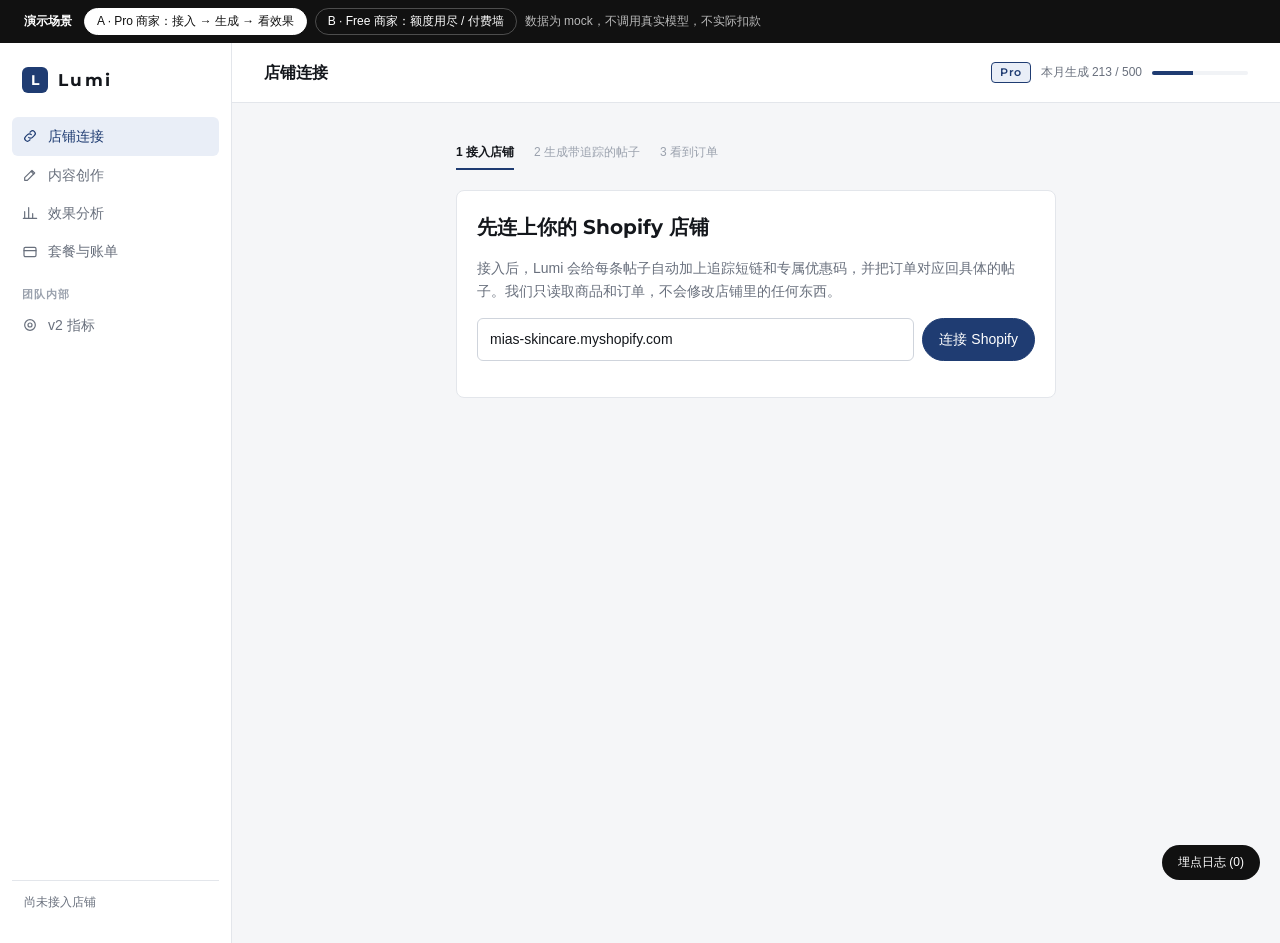
<file: prototype/index.html>
<!doctype html>
<html lang="zh-CN">
<head>
<meta charset="utf-8">
<meta name="viewport" content="width=device-width, initial-scale=1">
<title>Lumi v2 原型</title>
<link rel="preconnect" href="https://fonts.googleapis.com">
<link rel="stylesheet" href="https://fonts.googleapis.com/css2?family=Montserrat:wght@500;600;700;800&display=swap">
<style>
/* Lumi 界面样式：黑白灰为底，PressLogic 深海军蓝为主色，绿色只用于“已归因 / 成功”状态。 */
:root{
  --bg:#f5f6f8; --surface:#ffffff; --surface-2:#f1f3f6; --border:#e3e6eb; --border-strong:#cfd4dc;
  --text:#14171c; --muted:#69707d; --faint:#9aa1ad;
  --primary:#1f3c72; --primary-hover:#172f5c; --primary-soft:#e9eef7;
  --good:#0b8a55; --good-soft:#e7f6ee; --warn:#a15c07; --warn-soft:#fdf3e3; --danger:#b42318;
  --accent:var(--primary); --accent-soft:var(--primary-soft);
  --radius:8px; --head:"Montserrat","PingFang SC","Helvetica Neue",sans-serif;
}
@media (prefers-color-scheme: dark){
  :root:not([data-theme="light"]){
    --bg:#0f1115; --surface:#171a20; --surface-2:#1f232b; --border:#2a2f38; --border-strong:#3a404b;
    --text:#e8eaee; --muted:#9aa1ad; --faint:#6b7280;
    --primary:#8fb0ec; --primary-hover:#a9c2f1; --primary-soft:#1c2840;
    --good:#4cc88f; --good-soft:#15291f; --warn:#e3a94a; --warn-soft:#2c2414;
  }
}
*{box-sizing:border-box}
body{margin:0;background:var(--bg);color:var(--text);font:14px/1.6 -apple-system,BlinkMacSystemFont,"PingFang SC","Helvetica Neue","Microsoft YaHei",sans-serif;-webkit-font-smoothing:antialiased}
button{font:inherit;cursor:pointer}
button:disabled{cursor:default;opacity:.55}
a{color:var(--primary);text-decoration:none}
a:hover{text-decoration:underline}
code{font-family:"SF Mono",ui-monospace,Menlo,monospace;font-size:12px}
.hidden{display:none!important}
.muted{color:var(--muted)}
.hint{font-size:12px;color:var(--muted);margin-top:8px}
.eyebrow{font:600 11px/1.4 var(--head);letter-spacing:.08em;text-transform:uppercase;color:var(--primary)}
.icon{width:16px;height:16px;flex:none;stroke:currentColor;fill:none;stroke-width:1.8;stroke-linecap:round;stroke-linejoin:round}

/* 演示切换条（仅原型） */
.demo-bar{display:flex;gap:8px;align-items:center;flex-wrap:wrap;padding:8px 24px;background:#111;color:#fff;font-size:12px}
.demo-bar b{margin-right:4px;font-weight:600}
.demo-bar button{border:1px solid rgba(255,255,255,.25);background:transparent;color:inherit;border-radius:999px;padding:3px 12px}
.demo-bar button.on{background:#fff;border-color:#fff;color:#111}

/* 布局 */
.app{display:grid;grid-template-columns:232px 1fr;min-height:100vh}
.side{background:var(--surface);border-right:1px solid var(--border);padding:20px 12px;display:flex;flex-direction:column;gap:2px}
.logo{display:flex;align-items:center;gap:10px;font:700 17px/1 var(--head);letter-spacing:.14em;padding:4px 10px 22px}
.logo i{width:26px;height:26px;border-radius:6px;background:var(--primary);display:inline-flex;align-items:center;justify-content:center;font-style:normal}
.logo i:after{content:"L";color:#fff;font:700 14px/1 var(--head);letter-spacing:0}
.nav a{display:flex;align-items:center;gap:10px;padding:8px 10px;border-radius:6px;color:var(--muted);font-weight:500}
.nav a:hover{background:var(--surface-2);color:var(--text);text-decoration:none}
.nav a.on{background:var(--primary-soft);color:var(--primary)}
.nav .sep{margin:18px 10px 6px;font:600 11px/1 var(--head);letter-spacing:.08em;text-transform:uppercase;color:var(--faint)}
.side .store{margin-top:auto;padding:12px;border-top:1px solid var(--border);font-size:12px;color:var(--muted);line-height:1.5}
.main{display:flex;flex-direction:column;min-width:0}
.top{display:flex;justify-content:space-between;align-items:center;gap:16px;padding:0 32px;height:60px;border-bottom:1px solid var(--border);background:var(--surface)}
.top h1{font:600 16px/1 var(--head);margin:0}
.top-actions{display:flex;gap:12px;align-items:center}
.quota{display:flex;align-items:center;gap:10px;font-size:12px;color:var(--muted)}
.meter{width:96px;height:4px;border-radius:2px;background:var(--surface-2);overflow:hidden}
.meter span{display:block;height:100%;background:var(--primary)}
.badge{font:600 11px/1 var(--head);letter-spacing:.04em;padding:4px 8px;border-radius:4px;border:1px solid var(--border-strong);color:var(--muted)}
.badge.pro{border-color:var(--primary);color:var(--primary);background:var(--primary-soft)}
.view{padding:28px 32px;max-width:1160px;width:100%}

/* 基础组件 */
.card{background:var(--surface);border:1px solid var(--border);border-radius:var(--radius);padding:20px}
.card h2,.card h3{font-family:var(--head)}
.btn{display:inline-flex;align-items:center;justify-content:center;gap:6px;border:1px solid var(--border-strong);background:var(--surface);color:var(--text);border-radius:999px;padding:8px 16px;font-weight:500}
.btn:hover{border-color:var(--text);text-decoration:none}
.btn.primary{background:var(--primary);border-color:var(--primary);color:#fff}
.btn.primary:hover{background:var(--primary-hover);border-color:var(--primary-hover)}
.btn.sm{padding:5px 12px;font-size:12px}
.pill{font-size:11px;padding:2px 8px;border-radius:4px;background:var(--surface-2);color:var(--muted);white-space:nowrap}
.pill.good{background:var(--good-soft);color:var(--good)}
.field{display:flex;gap:8px;margin:16px 0}
.field input,.composer input,.auth input{flex:1;min-width:0;padding:9px 12px;border-radius:6px;border:1px solid var(--border-strong);background:var(--surface);color:var(--text);font:inherit}
.field input:focus,.composer input:focus,.auth input:focus{outline:2px solid var(--primary-soft);border-color:var(--primary)}

/* 接入店铺 */
.steps{display:flex;gap:20px;margin-bottom:20px;flex-wrap:wrap;font-size:12px;color:var(--faint)}
.steps span{padding-bottom:6px;border-bottom:2px solid transparent}
.steps span.on{color:var(--text);border-color:var(--primary);font-weight:600}
.connect{max-width:600px;margin:12px auto}
.connect h2{margin:0 0 6px;font-size:20px}
.progress-list{list-style:none;padding:0;margin:12px 0 0;font-size:13px}
.progress-list li{padding:6px 0;color:var(--muted);border-bottom:1px solid var(--border)}
.progress-list li:last-child{border:0}
.progress-list li.done{color:var(--text)}
.progress-list li.done:before{content:"✓  ";color:var(--good);font-weight:700}
.progress-list li.doing:before{content:"…  "}

/* 对话 */
.chat{display:grid;grid-template-columns:1fr 280px;gap:20px}
.chat-box{display:flex;flex-direction:column;height:calc(100vh - 116px);min-height:500px;padding:0;overflow:hidden}
.msgs{flex:1;overflow:auto;padding:24px;display:flex;flex-direction:column;gap:18px}
.msg{max-width:84%}
.msg.user{align-self:flex-end;background:var(--primary);color:#fff;padding:9px 14px;border-radius:12px 12px 2px 12px}
.msg.ai{align-self:flex-start;display:flex;flex-direction:column;gap:10px;max-width:88%;padding-left:36px;position:relative}
.msg.ai:before{content:"L";position:absolute;left:0;top:0;width:24px;height:24px;border-radius:6px;background:var(--primary);color:#fff;font:700 12px/24px var(--head);text-align:center}
.msg.ai .bubble{padding:1px 0}
.msg.ai .bubble p{margin:0 0 6px}.msg.ai .bubble p:last-child{margin:0}
.bubble.err{background:var(--warn-soft)!important;color:var(--warn);padding:8px 12px!important;border-radius:6px}
.typing:after{content:"▍";animation:blink 1s steps(1) infinite;color:var(--faint)}
@keyframes blink{50%{opacity:0}}
.tools{display:flex;flex-direction:column;gap:0;font-size:12px;border-left:2px solid var(--border);padding-left:12px}
.tool{color:var(--muted);padding:3px 0}
.tool:before{display:inline-block;width:16px;color:var(--faint)}
.tool.run:before{content:"○"}
.tool.done:before{content:"✓";color:var(--good)}
.tool .args{font-family:"SF Mono",ui-monospace,Menlo,monospace;font-size:11px;color:var(--faint)}
.tool .sum{color:var(--text)}
.composer{display:flex;gap:8px;padding:12px 16px;border-top:1px solid var(--border)}
.chips{display:flex;gap:8px;flex-wrap:wrap;padding:0 16px 12px}
.chip{border:1px solid var(--border);background:var(--surface);color:var(--muted);border-radius:999px;padding:4px 12px;font-size:12px}
.chip:hover{border-color:var(--primary);color:var(--primary)}
.aside h3{margin:0 0 10px;font:600 13px/1.4 var(--head)}
.product{display:flex;gap:10px;align-items:center;padding:8px 0;border-bottom:1px solid var(--border);font-size:13px}
.product:last-child{border:0}
.product i{width:34px;height:34px;border-radius:6px;flex:none;background:var(--surface-2)!important;border:1px solid var(--border)}
.mini-table{width:100%;border-collapse:collapse;font-size:12px;margin-top:8px}
.mini-table td,.mini-table th{padding:6px 8px;text-align:left;border-bottom:1px solid var(--border)}
.mini-table th{color:var(--muted);font-weight:500}

/* 帖子卡片：仿社媒帖子预览 */
.post-card{border:1px solid var(--border);border-radius:var(--radius);overflow:hidden;background:var(--surface);width:100%;max-width:440px}
.post-img{height:200px;background:var(--surface-2);display:flex;flex-direction:column;justify-content:flex-end;padding:16px;color:var(--text);font:600 16px/1.35 var(--head);border-bottom:1px solid var(--border)}
.post-img:before{content:"图片素材";font:500 11px/1 -apple-system,"PingFang SC",sans-serif;color:var(--faint);margin-bottom:auto}
.post-body{padding:12px 16px}
.post-body p{margin:0 0 8px;white-space:pre-line}
.tags{color:var(--primary);font-size:13px}
.track{margin:0 16px 12px;padding:10px 12px;border-radius:6px;background:var(--good-soft);color:var(--text);font-size:12px;line-height:1.7}
.track code{font-weight:600}
.track.locked{background:var(--surface-2);color:var(--muted)}
.post-actions{display:flex;gap:8px;padding:12px 16px;border-top:1px solid var(--border);flex-wrap:wrap}

/* 效果面板 */
.hero{display:flex;justify-content:space-between;align-items:flex-end;gap:16px;flex-wrap:wrap}
.hero .big{font:700 34px/1.15 var(--head);margin-top:6px}
.kpis{display:grid;grid-template-columns:repeat(4,1fr);gap:24px;margin:24px 0}
.kpi{background:transparent;border:0;border-top:2px solid var(--text);border-radius:0;padding:12px 0 0}
.kpi .label{font:600 11px/1.4 var(--head);letter-spacing:.06em;text-transform:uppercase;color:var(--primary)}
.kpi .val{font:700 28px/1.2 var(--head);margin-top:6px}
.kpi .delta{font-size:12px;color:var(--good)}
.grid2{display:grid;grid-template-columns:1.6fr 1fr;gap:20px}
.table{width:100%;border-collapse:collapse}
.table th{font-size:12px;color:var(--muted);font-weight:500;text-align:left;padding:8px;border-bottom:1px solid var(--border-strong)}
.table td{padding:10px 8px;border-bottom:1px solid var(--border);font-size:13px;vertical-align:top}
.table td.num,.table th.num{text-align:right;font-variant-numeric:tabular-nums}
.bars{display:flex;align-items:flex-end;gap:16px;height:128px;margin-top:16px}
.bars div{flex:1;display:flex;flex-direction:column;align-items:center;justify-content:flex-end;height:100%;font-size:11px;color:var(--muted)}
.bars span{width:100%;max-width:40px;background:var(--primary);border-radius:3px 3px 0 0;margin-bottom:6px;min-height:2px}
.bars b{color:var(--text);font:600 12px/1.6 var(--head)}
.suggest{border-left:3px solid var(--primary)}
.locked-wrap{position:relative}
.locked-wrap .blur{filter:blur(6px);pointer-events:none;user-select:none;opacity:.7}
.lock-overlay{position:absolute;inset:0;display:flex;align-items:flex-start;justify-content:center;padding-top:96px}
.lock-overlay .card{max-width:420px;text-align:center}

/* 内部指标（原型） */
.ns{display:grid;grid-template-columns:repeat(3,1fr);gap:16px;margin-bottom:20px}
.ns .month{font:600 11px/1.4 var(--head);letter-spacing:.06em;text-transform:uppercase;color:var(--primary)}
.bar-track{height:6px;border-radius:3px;background:var(--surface-2);margin:12px 0 6px;overflow:hidden}
.bar-track span{display:block;height:100%;background:var(--primary)}
.heat td.num{font-weight:600}

/* 弹窗与套餐 */
.modal-bg{position:fixed;inset:0;background:rgba(15,17,21,.5);display:flex;align-items:center;justify-content:center;padding:16px;z-index:50}
.modal{background:var(--surface);border-radius:12px;max-width:860px;width:100%;max-height:92vh;overflow:auto;padding:28px;position:relative}
.modal h2{font-family:var(--head)}
.modal .x{position:absolute;right:16px;top:12px;border:0;background:none;font-size:22px;color:var(--muted)}
.plans{display:grid;grid-template-columns:repeat(3,1fr);gap:16px;margin-top:20px}
.plan{border:1px solid var(--border);border-radius:var(--radius);padding:20px;display:flex;flex-direction:column;gap:10px}
.plan.rec{border:2px solid var(--primary)}
.plan b{font:600 15px/1.3 var(--head)}
.plan .price{font:700 30px/1.1 var(--head)}
.plan .price small{font:400 13px/1 -apple-system,"PingFang SC",sans-serif;color:var(--muted)}
.plan ul{margin:0;padding-left:18px;font-size:13px;color:var(--muted);flex:1}
.plan ul li{margin:3px 0}
.plan ul li.key{color:var(--text);font-weight:600}
.plan .badge.pro{align-self:flex-start}
.share-card{background:var(--primary);color:#fff;border-radius:12px;padding:28px;max-width:320px;margin:0 auto;aspect-ratio:9/14;display:flex;flex-direction:column;justify-content:space-between}
.share-card .n{font:800 56px/1 var(--head)}

/* 埋点日志抽屉（原型）与提示 */
.ev-btn{position:fixed;right:20px;bottom:20px;z-index:40;background:#111;color:#fff;border:0;border-radius:999px;padding:8px 16px;font-size:12px}
.drawer{position:fixed;right:0;top:0;bottom:0;width:400px;max-width:100%;background:var(--surface);border-left:1px solid var(--border);z-index:45;display:flex;flex-direction:column;transform:translateX(100%);transition:transform .2s}
.drawer.open{transform:none}
.drawer header{display:flex;justify-content:space-between;align-items:center;padding:14px 16px;border-bottom:1px solid var(--border)}
.ev-list{flex:1;overflow:auto;padding:8px 16px;font-size:12px}
.ev{padding:8px 0;border-bottom:1px solid var(--border)}
.ev .name{font-family:"SF Mono",ui-monospace,Menlo,monospace;font-weight:600}
.ev pre{margin:4px 0 0;white-space:pre-wrap;word-break:break-all;color:var(--muted);font-size:11px}
.toast{position:fixed;left:50%;bottom:28px;transform:translateX(-50%);background:#111;color:#fff;padding:10px 18px;border-radius:999px;z-index:60;font-size:13px}

/* 注册页 */
.auth{max-width:420px;margin:72px auto;padding:0 16px}
.auth .logo{padding:0 0 24px}
.auth h2{font:700 22px/1.3 var(--head);margin:0 0 6px}
.auth label{display:block;font-size:12px;color:var(--muted);margin:14px 0 6px}
.auth input{width:100%}
.attr-note{margin-top:16px;font-size:12px;padding:8px 12px;border-radius:6px;background:var(--surface-2);color:var(--muted)}
.short{word-break:break-all}

@media (max-width:900px){
  .app{grid-template-columns:1fr}
  .side{flex-direction:row;overflow-x:auto;padding:8px 16px;border-right:0;border-bottom:1px solid var(--border);align-items:center}
  .logo{padding:0 12px 0 0}
  .nav{display:flex;gap:2px}
  .nav .sep,.side .store{display:none}
  .nav a{white-space:nowrap}
  .chat,.grid2,.ns{grid-template-columns:1fr}
  .aside{display:none}
  .kpis{grid-template-columns:repeat(2,1fr)}
  .plans{grid-template-columns:1fr}
  .view,.top{padding-left:16px;padding-right:16px}
  .top{flex-wrap:wrap;height:auto;padding-top:12px;padding-bottom:12px}
  .table-wrap{overflow-x:auto}
  .ev-btn{bottom:84px}
}
.post-head{display:flex;gap:10px;align-items:center;padding:10px 16px;font-size:12px;line-height:1.35}
.post-head i{width:28px;height:28px;border-radius:50%;background:var(--primary-soft);color:var(--primary);display:inline-flex;align-items:center;justify-content:center;font:700 12px/1 var(--head);font-style:normal}
.post-head b{font-size:13px}
</style>
</head>
<body>

<div class="demo-bar">
  <b>演示场景</b>
  <button data-scenario="pro" class="on">A · Pro 商家：接入 → 生成 → 看效果</button>
  <button data-scenario="free">B · Free 商家：额度用尽 / 付费墙</button>
  <span style="opacity:.7">数据为 mock，不调用真实模型，不实际扣款</span>
</div>

<div class="app">
  <aside class="side">
    <div class="logo"><i></i>Lumi</div>
    <nav class="nav">
      <a href="#/connect" data-nav="connect"><svg class="icon" viewBox="0 0 24 24"><path d="M10 14a4 4 0 0 0 5.66 0l3-3a4 4 0 0 0-5.66-5.66l-1 1"/><path d="M14 10a4 4 0 0 0-5.66 0l-3 3a4 4 0 0 0 5.66 5.66l1-1"/></svg>店铺连接</a>
      <a href="#/create" data-nav="create"><svg class="icon" viewBox="0 0 24 24"><path d="M4 20h4L19 9l-4-4L4 16v4z"/><path d="M13.5 6.5l4 4"/></svg>内容创作</a>
      <a href="#/results" data-nav="results"><svg class="icon" viewBox="0 0 24 24"><path d="M4 20V10M10 20V4M16 20v-7M22 20H2"/></svg>效果分析</a>
      <a href="#/pricing" data-nav="pricing"><svg class="icon" viewBox="0 0 24 24"><rect x="3" y="5" width="18" height="14" rx="2"/><path d="M3 10h18"/></svg>套餐与账单</a>
      <div class="sep">团队内部</div>
      <a href="#/metrics" data-nav="metrics"><svg class="icon" viewBox="0 0 24 24"><circle cx="12" cy="12" r="8"/><circle cx="12" cy="12" r="3"/></svg>v2 指标</a>
    </nav>
    <div class="store" id="storeInfo"></div>
  </aside>

  <div class="main">
    <div class="top">
      <h1 id="title">AI 生成</h1>
      <div class="quota">
        <span class="badge" id="planBadge">Free</span>
        <span id="quotaText"></span>
        <div class="meter"><span id="quotaBar"></span></div>
      </div>
    </div>

    <!-- ① 接入店铺 -->
    <section class="view" data-view="connect">
      <div class="connect">
        <div class="steps"><span class="on">1 接入店铺</span><span>2 生成带追踪的帖子</span><span>3 看到订单</span></div>
        <div class="card">
          <h2>先连上你的 Shopify 店铺</h2>
          <p class="muted">接入后，Lumi 会给每条帖子自动加上追踪短链和专属优惠码，并把订单对应回具体的帖子。我们只读取商品和订单，不会修改店铺里的任何东西。</p>
          <div class="field">
            <input id="storeInput" value="mias-skincare.myshopify.com" aria-label="店铺地址">
            <button class="btn primary" id="connectBtn">连接 Shopify</button>
          </div>
          <ul class="progress-list" id="connectProgress"></ul>
        </div>
      </div>
    </section>

    <!-- ② AI 生成 -->
    <section class="view" data-view="create">
      <div class="chat">
        <div class="card chat-box">
          <div class="msgs" id="msgs"></div>
          <div class="chips" id="chips">
            <button class="chip">给新品防晒霜写一条 IG 帖子</button>
            <button class="chip">上周哪条帖子卖得最好？</button>
            <button class="chip">下一条该发什么？</button>
          </div>
          <form class="composer" id="composer">
            <input id="chatInput" placeholder="告诉 Lumi 想推什么商品、发在哪个平台…" autocomplete="off">
            <button class="btn primary" type="submit">发送</button>
          </form>
        </div>
        <div class="aside">
          <div class="card">
            <h3>店铺商品</h3>
            <div id="productList"></div>
          </div>
          <div class="card" style="margin-top:12px">
            <h3>为什么每条帖子都带链接？</h3>
            <p class="muted" style="margin:0;font-size:13px">追踪短链和专属优惠码，能让 Lumi 知道哪条帖子带来了订单，并在「效果分析」里告诉你。</p>
          </div>
        </div>
      </div>
    </section>

    <!-- ③ 效果面板 -->
    <section class="view" data-view="results">
      <div class="locked-wrap" id="resultsWrap">
        <div id="resultsBody"></div>
      </div>
    </section>

    <!-- ⑤ 套餐 -->
    <section class="view" data-view="pricing">
      <div class="card">
        <h2 style="margin:0">选择套餐</h2>
        <p class="muted" style="margin:4px 0 0">按“看得见的效果”付费，而不是按生成次数。</p>
        <div id="pricingPlans"></div>
      </div>
    </section>

    <!-- ⑦ 内部指标 -->
    <section class="view" data-view="metrics">
      <p class="muted" style="margin-top:0">内部视图，仅团队可见。数字来自后端，与广告平台后台的口径分开。</p>
      <div class="ns">
        <div class="card">
          <div class="month">M1 · 验证价值</div>
          <div style="font-weight:600;margin-top:4px">内测商家中看到 ≥1 笔归因订单的比例</div>
          <div class="bar-track"><span style="width:34%"></span></div>
          <div style="display:flex;justify-content:space-between;font-size:12px"><b>34%（14 / 41）</b><span class="muted">目标 ≥ 30% ✓</span></div>
        </div>
        <div class="card">
          <div class="month">M2 · 验证付费</div>
          <div style="font-weight:600;margin-top:4px">新定价下 v2 新增付费</div>
          <div class="bar-track"><span style="width:72%;background:var(--accent)"></span></div>
          <div style="display:flex;justify-content:space-between;font-size:12px"><b>72 / 100</b><span class="muted">剩余 11 天</span></div>
        </div>
        <div class="card">
          <div class="month">M3 · 验证留存</div>
          <div style="font-weight:600;margin-top:4px">M2 付费用户的 30 日留存</div>
          <div class="bar-track"><span style="width:0"></span></div>
          <div style="display:flex;justify-content:space-between;font-size:12px"><b>待 M3 产出</b><span class="muted">目标 ≥ 50%（现 26%）</span></div>
        </div>
      </div>
      <div class="grid2">
        <div class="card">
          <h3 style="margin:0 0 4px;font-size:15px">付费留存：看到订单 vs 没看到订单</h3>
          <p class="muted" style="margin:0 0 8px;font-size:12px">验证核心假设：看到效果的商家留得更久</p>
          <div class="table-wrap"><table class="table heat">
            <thead><tr><th>分组</th><th class="num">人数</th><th class="num">第 1 周</th><th class="num">第 2 周</th><th class="num">第 3 周</th><th class="num">第 4 周</th></tr></thead>
            <tbody>
              <tr><td>看到 ≥1 笔归因订单</td><td class="num">14</td><td class="num">100%</td><td class="num">93%</td><td class="num">86%</td><td class="num">79%</td></tr>
              <tr><td>接入但无归因订单</td><td class="num">17</td><td class="num">94%</td><td class="num">71%</td><td class="num">59%</td><td class="num">47%</td></tr>
              <tr><td>未接入店铺</td><td class="num">10</td><td class="num">80%</td><td class="num">50%</td><td class="num">40%</td><td class="num">30%</td></tr>
            </tbody>
          </table></div>
        </div>
        <div class="card">
          <h3 style="margin:0 0 8px;font-size:15px">止损信号（第 4 周检查）</h3>
          <table class="table">
            <tr><td>接入店铺的比例</td><td class="num">76%</td><td><span class="pill good">&gt; 30% ✓</span></td></tr>
            <tr><td>能归因到订单的比例</td><td class="num">34%</td><td><span class="pill good">&gt; 20% ✓</span></td></tr>
            <tr><td>月模型毛利率</td><td class="num">38%</td><td><span class="pill good">由负转正 ✓</span></td></tr>
            <tr><td>提价后 Pro 流失</td><td class="num">14%</td><td><span class="pill good">&lt; 25% ✓</span></td></tr>
          </table>
        </div>
      </div>
    </section>
  </div>
</div>

<button class="ev-btn" id="evBtn">埋点日志 (0)</button>
<div class="drawer" id="drawer">
  <header><b>埋点日志</b><button class="btn sm" id="evClose">关闭</button></header>
  <div class="ev-list" id="evList"><p class="muted">在原型里操作，这里会显示对应上报的事件（事件名、上报端、属性）。</p></div>
</div>

<script>
const PRODUCTS = [
  {id:'p1', name:'Daily Glow 防晒霜 SPF50', price:28, color:'linear-gradient(135deg,#f7c59f,#e86f4a)'},
  {id:'p2', name:'维 C 焕亮精华 30ml', price:34, color:'linear-gradient(135deg,#ffe08a,#f0a500)'},
  {id:'p3', name:'深层补水面膜 5 片装', price:22, color:'linear-gradient(135deg,#b8e0f6,#5b9bd5)'}
];
const BASE_POSTS = [
  {title:'夏日通勤防晒｜UGC 实拍', ch:'IG Reel', date:'10/02', clicks:593, orders:9, gmv:412, m:'短链'},
  {title:'维 C 精华 7 天对比', ch:'IG 帖子', date:'10/05', clicks:488, orders:6, gmv:318, m:'优惠码'},
  {title:'周末限时 85 折', ch:'IG Story', date:'10/09', clicks:420, orders:5, gmv:236, m:'优惠码'},
  {title:'成分党科普：SPF 怎么看', ch:'TikTok', date:'10/12', clicks:236, orders:2, gmv:112, m:'短链'},
  {title:'面膜开箱', ch:'IG 帖子', date:'10/15', clicks:125, orders:1, gmv:62, m:'短链'}
];
const SCENARIOS = {
  pro:{plan:'pro', used:213, limit:500, connected:false},
  free:{plan:'free', used:8, limit:10, connected:true}
};
const UTM = Object.fromEntries([...new URLSearchParams(location.search)].filter(([k])=>/^utm_|ttclid/.test(k)));

let S, events = [], firstLoad = true;
const $ = s => document.querySelector(s);

function track(name, side, props){
  events.unshift({name, side, props:{user_id:'u_1024', plan:S.plan, ...props}, t:new Date().toLocaleTimeString()});
  $('#evBtn').textContent = `埋点日志 (${events.length})`;
  $('#evList').innerHTML = events.map(e=>`<div class="ev"><span class="name">${e.name}</span> <span class="pill">${e.side}</span> <span class="muted">${e.t}</span><pre>${JSON.stringify(e.props)}</pre></div>`).join('');
}
function toast(msg){
  const t=document.createElement('div'); t.className='toast'; t.textContent=msg;
  document.body.appendChild(t); setTimeout(()=>t.remove(),2600);
}
const sleep = ms => new Promise(r=>setTimeout(r,ms));

function setScenario(key){
  S = {...SCENARIOS[key], posts:BASE_POSTS.map(p=>({...p})), scenario:key};
  events = [];
  $('#evBtn').textContent='埋点日志 (0)';
  $('#evList').innerHTML='<p class="muted">在原型里操作，这里会显示对应上报的事件。</p>';
  document.querySelectorAll('[data-scenario]').forEach(b=>b.classList.toggle('on', b.dataset.scenario===key));
  $('#msgs').innerHTML='';
  $('#connectProgress').innerHTML='';
  aiSay(key==='pro'
    ? '你好 Mia！我是 Lumi。告诉我想推哪个商品，我会写好帖子，并自动挂上追踪链接——之后你能在「效果分析」里看到它带来了多少订单。'
    : `你好！你这个月还剩 ${S.limit-S.used} 次免费生成。想推哪个商品？`);
  if(UTM.utm_source) track('signup_completed','服务端',{...UTM, landing_page:location.pathname, platform:'web'});
  renderChrome();
  const fromHash = firstLoad && TITLES[location.hash.slice(2)] ? location.hash.slice(2) : null;
  firstLoad = false;
  currentView = fromHash || (key==='pro' ? 'connect' : 'create');
  route();
}

function renderChrome(){
  const b=$('#planBadge');
  b.textContent = S.plan==='pro'?'Pro':S.plan==='business'?'Business':'Free';
  b.className = 'badge'+(S.plan==='free'?'':' pro');
  $('#quotaText').textContent = `本月生成 ${S.used} / ${S.limit}`;
  $('#quotaBar').style.width = Math.min(100, S.used/S.limit*100)+'%';
  $('#storeInfo').innerHTML = S.connected
    ? `<b style="color:var(--text)">Mia's Skincare</b><br>Shopify · 已接入`
    : '尚未接入店铺';
  $('#productList').innerHTML = PRODUCTS.map(p=>`<div class="product"><i style="background:${p.color}"></i><div>${p.name}<div class="muted">$${p.price}</div></div></div>`).join('');
}

/* ---------- routing ---------- */
const TITLES={connect:'店铺连接',create:'内容创作',results:'效果分析',pricing:'套餐与账单',metrics:'v2 指标（内部）'};
let currentView='create';
function go(view){
  currentView=view;
  try{ history.replaceState(null,'','#/'+view); }catch(e){}
  route();
}
function route(){
  const view = TITLES[currentView]?currentView:'create';
  document.querySelectorAll('[data-view]').forEach(s=>s.classList.toggle('hidden', s.dataset.view!==view));
  document.querySelectorAll('[data-nav]').forEach(a=>a.classList.toggle('on', a.dataset.nav===view));
  $('#title').textContent=TITLES[view];
  if(view==='results') renderResults();
  if(view==='pricing') $('#pricingPlans').innerHTML = plansHTML();
  if(view==='connect' && S.connected && !$('#connectProgress').innerHTML){
    $('#connectProgress').innerHTML='<li class="done">已接入 Mia\'s Skincare，共 32 个商品</li>';
  }
}
document.addEventListener('click', e=>{
  const a=e.target.closest('a[href^="#/"]');
  if(a){ e.preventDefault(); go(a.getAttribute('href').slice(2)); }
});
window.addEventListener('hashchange', ()=>{ const v=location.hash.slice(2); if(TITLES[v]&&v!==currentView){ currentView=v; route(); } });

/* ---------- ① connect ---------- */
$('#connectBtn').onclick = async ()=>{
  const list=$('#connectProgress'); list.innerHTML='';
  const steps=['授权 Shopify（只读：商品、订单）','导入商品：32 个','读取近 30 天订单：214 笔','创建追踪域名 lumi.link/mia'];
  for(const s of steps){
    const li=document.createElement('li'); li.className='doing'; li.textContent=s; list.appendChild(li);
    await sleep(450); li.className='done';
  }
  S.connected=true; renderChrome();
  track('store_connected','服务端',{store_platform:'shopify', store_id:'mias-skincare', orders_last_30d:214});
  const next=document.createElement('li');
  next.innerHTML='<button class="btn primary" style="margin-top:10px">下一步：生成第一条带追踪的帖子 →</button>';
  next.querySelector('button').onclick=()=>go('create');
  list.appendChild(next);
};

/* ---------- ② chat ---------- */
function addMsg(cls, html){
  const d=document.createElement('div'); d.className='msg '+cls; d.innerHTML=html;
  $('#msgs').appendChild(d); $('#msgs').scrollTop=1e9; return d;
}
function aiSay(text){ return addMsg('ai', `<div class="bubble">${text}</div>`); }

async function runTools(el, names){
  const box=document.createElement('div'); box.className='tools'; el.prepend(box);
  for(const n of names){
    const t=document.createElement('div'); t.className='tool run'; t.textContent=n; box.appendChild(t);
    $('#msgs').scrollTop=1e9;
    await sleep(500); t.className='tool done';
  }
}

let postSeq=0;
async function generatePost(prompt, prev){
  if(S.used>=S.limit){ openPaywall('quota'); return; }
  // 追踪只给 Pro 且已接入店铺的商家；重新生成复用同一条短链和优惠码（PRD 7.2 / 7.4）
  const tracked = S.plan!=='free' && S.connected;
  const el=addMsg('ai','');
  await runTools(el,[
    'get_products("防晒霜") → Daily Glow 防晒霜 SPF50',
    'analyze_reviews(p1) → 卖点：不泛白、不闷痘、通勤补涂方便',
    'get_post_performance(30d) → UGC 实拍风格转化最高',
    'generate_post(p1, "instagram", "zh", style="ugc")',
    ...(tracked && !prev?['create_tracked_link(post) → 短链 + 优惠码']:[])
  ]);
  S.used++; renderChrome();
  if(!prev) postSeq++;
  const {id, link, code} = prev || {id:'pst_'+(2040+postSeq), link:'lumi.link/mia/'+['k7q2','r9x4','m3t8','w5n1'][postSeq%4], code:'MIA15-'+(100+postSeq)};
  track('post_generated','服务端',{post_id:id, template_id:'ugc_reel', language:'zh', model:'deepseek-chat', tokens:612, cost_usd:0.012, quota_remaining:S.limit-S.used});
  const trackHTML = S.plan==='free'
    ? `<div class="track locked">想知道这条帖子带来了多少订单？升级 Pro 后自动挂上追踪短链和专属优惠码，在「效果分析」里就能看到。 <button class="btn sm" data-act="unlock">了解 Pro</button></div>`
    : !tracked
    ? `<div class="track locked">还没接入店铺，这条帖子暂时无法追踪订单。 <a href="#/connect">去接入 Shopify →</a></div>`
    : `<div class="track">✓ ${prev?'沿用这条帖子的追踪':'已自动挂上追踪'}：短链 <code>${link}</code> · 专属优惠码 <code>${code}</code><br><span class="muted">订单会自动对应回这条帖子</span></div>`;
  el.insertAdjacentHTML('beforeend', `
    <div class="bubble">根据你店里的评价和过去 30 天的数据，UGC 实拍风格转化最高，我按这个风格写了一条：</div>
    <div class="post-card">
      <div class="post-head"><i>M</i><div><b>Mia's Skincare</b><div class="muted">Instagram · 草稿</div></div></div>
      <div class="post-img">通勤 8 小时，脸还是亮的</div>
      <div class="post-body">
        <p>早上 8 点出门、晚上 6 点下班，中途补涂一次就够 🙌
Daily Glow SPF50 不泛白、不闷痘，放包里随时补。
👉 戳主页链接${tracked?`，用码 ${code} 立减 15%`:''}</p>
        <div class="tags">#防晒 #通勤妆容 #敏感肌 #夏日护肤</div>
      </div>
      ${trackHTML}
      <div class="post-actions">
        ${tracked?'<button class="btn primary sm" data-act="publish">发布到 Instagram</button>':''}
        <button class="btn sm" data-act="copy">复制文案</button>
        <button class="btn sm" data-act="regen">重新生成（消耗 1 次）</button>
      </div>
    </div>`);
  el.querySelector('[data-act="copy"]').onclick=()=>toast('文案已复制');
  el.querySelector('[data-act="regen"]').onclick=()=>generatePost(prompt, tracked?{id, link, code}:null);
  const u=el.querySelector('[data-act="unlock"]'); if(u) u.onclick=()=>openPaywall('feature_tracking');
  const pb=el.querySelector('[data-act="publish"]');
  if(pb) pb.onclick=()=>{
    pb.disabled=true; pb.textContent='已发布 ✓';
    S.posts.unshift({title:'通勤 8 小时，脸还是亮的', ch:'IG 帖子', date:'10/21', clicks:0, orders:0, gmv:0, m:'短链', fresh:true});
    track('tracked_post_published','服务端',{post_id:id, short_link_id:link, discount_code:code, channel:'instagram'});
    aiSay('已发布。点击和订单会实时回流，可以在 <a href="#/results">「效果分析」</a>查看，前几条帖子已经带来了 23 单。');
  };
  $('#msgs').scrollTop=1e9;
}

async function answerPerformance(){
  const el=addMsg('ai','');
  await runTools(el,['get_post_performance(last_7d)']);
  el.insertAdjacentHTML('beforeend',`<div class="bubble">上周卖得最好的是 <b>「周末限时 85 折」</b>（IG Story）：420 次点击、5 单、$236。
  <table class="mini-table"><tr><th>帖子</th><th>点击</th><th>订单</th></tr>
  <tr><td>周末限时 85 折</td><td>420</td><td>5</td></tr><tr><td>成分党科普</td><td>236</td><td>2</td></tr><tr><td>面膜开箱</td><td>125</td><td>1</td></tr></table>
  <div style="margin-top:6px">完整数据在 <a href="#/results">「效果分析」</a>。</div></div>`);
}
async function answerNext(){
  const el=addMsg('ai','');
  await runTools(el,['get_post_performance(30d)','analyze_reviews(p1)']);
  el.insertAdjacentHTML('beforeend',`<div class="bubble">建议下一条发 <b>防晒霜的 UGC 实拍 Reel</b>：过去 30 天 UGC 风格的点击→下单转化是 1.4%，科普类只有 0.8%。评价里被提到最多的卖点是“不泛白”，可以作为开头。
  <div style="margin-top:8px"><button class="btn primary sm" data-act="go">按这个生成</button></div></div>`);
  el.querySelector('[data-act="go"]').onclick=()=>handleUser('按建议写一条防晒霜 UGC Reel');
}
function handleUser(text){
  if(!text.trim()) return;
  addMsg('user', text.replace(/</g,'&lt;'));
  if(/卖得|最好|效果|订单/.test(text)) answerPerformance();
  else if(/下一条|建议|发什么/.test(text) && !/写/.test(text)) answerNext();
  else if(/写|生成|帖子|文案|reel|Reel/.test(text)) generatePost(text);
  else aiSay('我可以帮你：写带追踪的帖子、查哪条帖子带来了订单、建议下一条发什么。试试下面的快捷问题。');
}
$('#composer').onsubmit=e=>{e.preventDefault(); const v=$('#chatInput').value; $('#chatInput').value=''; handleUser(v);};
$('#chips').onclick=e=>{ if(e.target.classList.contains('chip')) handleUser(e.target.textContent); };

/* ---------- ③ results ---------- */
function renderResults(){
  const P=S.posts, sum=k=>P.reduce((a,p)=>a+p[k],0);
  const clicks=sum('clicks'), orders=sum('orders'), gmv=sum('gmv');
  const weeks=[['W40',4],['W41',8],['W42',11],['W43',0]]; const max=11;
  const body = `
    <div class="hero">
      <div><div class="eyebrow">10 月 · Lumi 帖子带来的订单</div>
        <div class="big">${orders} 单 · $${gmv.toLocaleString()}</div>
        <div class="muted" style="font-size:13px">比 9 月多 9 单 · 营业额是 Pro 月费（$29）的 ${Math.round(gmv/29)} 倍</div></div>
      <button class="btn sm" id="shareBtn">分享本月战绩</button>
    </div>
    <div class="kpis">
      <div class="kpi"><div class="label">帖子点击</div><div class="val">${clicks.toLocaleString()}</div><div class="delta">↑ 22% 环比</div></div>
      <div class="kpi"><div class="label">归因订单</div><div class="val">${orders}</div><div class="delta">↑ 64% 环比</div></div>
      <div class="kpi"><div class="label">点击→下单</div><div class="val">${(orders/clicks*100).toFixed(2)}%</div><div class="delta">↑ 0.3pt</div></div>
      <div class="kpi"><div class="label">带追踪的帖子</div><div class="val">${P.length}</div><div class="muted" style="font-size:12px">本月发布</div></div>
    </div>
    <div class="grid2">
      <div class="card">
        <h3 style="margin:0 0 8px;font-size:15px">每条帖子带来了什么</h3>
        <div class="table-wrap"><table class="table">
          <thead><tr><th>帖子</th><th>渠道</th><th class="num">点击</th><th class="num">订单</th><th class="num">GMV</th><th>匹配方式</th></tr></thead>
          <tbody>${P.map(p=>`<tr><td>${p.title}<div class="muted" style="font-size:11px">${p.date}${p.fresh?' · 刚发布，等待数据':''}</div></td><td>${p.ch}</td><td class="num">${p.clicks}</td><td class="num"><b>${p.orders}</b></td><td class="num">$${p.gmv}</td><td><span class="pill ${p.orders?'good':''}">${p.m}</span></td></tr>`).join('')}</tbody>
        </table></div>
      </div>
      <div>
        <div class="card">
          <h3 style="margin:0;font-size:15px">每周归因订单</h3>
          <div class="bars">${weeks.map(([w,n])=>`<div><b>${n||''}</b><span style="height:${n/max*90}%"></span>${w}</div>`).join('')}</div>
        </div>
        <div class="card suggest" style="margin-top:16px">
          <div class="eyebrow">下一条建议</div>
          <p style="margin:6px 0 10px">UGC 实拍风格的转化（1.4%）是科普类（0.8%）的 1.75 倍。下一条建议发<b>防晒霜通勤实拍 Reel</b>，开头用评价里提到最多的“不泛白”。</p>
          <button class="btn primary sm" id="genFromSuggest">按这个生成</button>
        </div>
      </div>
    </div>`;
  const wrap=$('#resultsWrap');
  if(S.plan==='free'){
    wrap.innerHTML=`<div class="blur">${body}</div>
      <div class="lock-overlay"><div class="card">
        <div class="eyebrow">Pro</div>
        <h3 style="margin:8px 0 6px">看到每条帖子带来的订单</h3>
        <p class="muted">Pro 商家上个月平均通过 Lumi 帖子带来 23 单。升级后，每条帖子都会自动挂上追踪链接。</p>
        <button class="btn primary" id="unlockResults">升级 Pro · $29/月</button>
      </div></div>`;
    $('#unlockResults').onclick=()=>openPaywall('feature_tracking');
    track('paywall_viewed','前端',{trigger:'results_locked'});
    return;
  }
  wrap.innerHTML=`<div id="resultsBody">${body}</div>`;
  track('dashboard_viewed','前端',{period:'2026-10', attributed_orders_count:orders, entry:'nav'});
  $('#shareBtn').onclick=()=>openShare(orders,gmv);
  $('#genFromSuggest').onclick=()=>{ go('create'); setTimeout(()=>handleUser('按建议写一条防晒霜 UGC Reel'),50); };
}

/* ---------- ⑤ paywall ---------- */
function plansHTML(){
  const cur=S.plan;
  const p=(key,name,price,items,rec)=>`
    <div class="plan ${rec?'rec':''}">
      ${rec?'<span class="badge pro" style="align-self:flex-start">推荐</span>':''}
      <b>${name}</b><div class="price">$${price}<small>${price?' / 月':''}</small></div>
      <ul>${items.map(i=>`<li class="${i.startsWith('★')?'key':''}">${i.replace('★','')}</li>`).join('')}</ul>
      ${cur===key?'<button class="btn" disabled>当前套餐</button>'
        : key==='free'?'<span></span>'
        : `<button class="btn ${rec?'primary':''}" data-upgrade="${key}" data-price="${price}">升级 ${name}</button>`}
    </div>`;
  return `<div class="plans">
    ${p('free','Free',0,['每月 10 次生成','基础文案与标签','帖子带 “Made with Lumi”'])}
    ${p('pro','Pro',29,['每月 500 次生成','★每条帖子自动追踪订单','★效果面板 + 每周报告','AI 按效果推荐下一条','多语言'],true)}
    ${p('business','Business',79,['每月 2,000 次生成','Pro 全部功能','3 个团队席位','高级归因'])}
  </div><p class="muted" style="font-size:12px;margin:12px 0 0">现有 $19 的 Pro 用户保价 3 个月。演示环境不会实际扣款。</p>`;
}
function openPaywall(trigger){
  track('paywall_viewed','前端',{trigger});
  const head = trigger==='quota'
    ? `<h2 style="margin:0">本月 ${S.limit} 次免费生成已用完</h2><p class="muted" style="margin:6px 0 0">额度将在 11 月 1 日重置。升级 Pro，不只是多生成——还能看到每条帖子带来了多少订单。</p>`
    : `<h2 style="margin:0">看到每条帖子带来了多少订单</h2><p class="muted" style="margin:6px 0 0">Pro 会给每条帖子自动挂上追踪短链和专属优惠码。上个月 Pro 商家平均通过 Lumi 帖子带来 23 单。</p>`;
  const bg=modal(`${head}${plansHTML()}`);
  bg.querySelectorAll('[data-upgrade]').forEach(b=>b.onclick=()=>upgrade(b.dataset.upgrade, +b.dataset.price, bg));
}
function upgrade(plan, price, bg){
  S.plan=plan; S.limit=plan==='business'?2000:500;
  track('subscription_started','服务端',{plan, price, platform:'web', trigger:'paywall', ...UTM});
  bg && bg.remove(); renderChrome(); route();
  toast(`已升级 ${plan==='pro'?'Pro':'Business'}（演示，未实际扣款）`);
  aiSay('升级成功。从现在起，每条帖子都会自动挂上追踪链接。要我把刚才那条重新生成一版带追踪的吗？');
}
$('#pricingPlans').onclick=e=>{ const b=e.target.closest('[data-upgrade]'); if(b) upgrade(b.dataset.upgrade, +b.dataset.price); };

/* ---------- ⑥ share ---------- */
function openShare(orders,gmv){
  const bg=modal(`
    <h2 style="margin:0 0 14px">分享本月战绩</h2>
    <div class="share-card">
      <div style="font-size:13px;opacity:.85">Mia's Skincare · 2026 年 10 月</div>
      <div><div class="n">${orders} 单</div><div style="font-size:20px;font-weight:600;margin-top:6px">$${gmv.toLocaleString()} 营业额</div>
      <div style="opacity:.85;margin-top:8px">来自 ${S.posts.length} 条 AI 写的帖子</div></div>
      <div style="font-size:12px;opacity:.9">用 Lumi 写帖子，看得见订单<br><b>lumi.ai/r/mia</b> · 注册得 1 个月 Pro</div>
    </div>
    <div style="display:flex;gap:8px;justify-content:center;margin-top:16px;flex-wrap:wrap">
      <button class="btn primary" data-s="ig">分享到 IG Story</button>
      <button class="btn" data-s="copy">复制推荐链接</button>
    </div>
    <p class="muted" style="text-align:center;font-size:12px">好友通过你的链接注册并付费，你们各得 1 个月 Pro。</p>`, 480);
  bg.querySelectorAll('[data-s]').forEach(b=>b.onclick=()=>{
    track('share_card_shared','前端',{channel:b.dataset.s==='ig'?'instagram_story':'copy_link', referral_code:'mia'});
    toast(b.dataset.s==='ig'?'已打开 Instagram 分享（演示）':'推荐链接已复制');
  });
}

function modal(html, w){
  const bg=document.createElement('div'); bg.className='modal-bg';
  bg.innerHTML=`<div class="modal" style="${w?`max-width:${w}px`:''}"><button class="x" aria-label="关闭">×</button>${html}</div>`;
  bg.onclick=e=>{ if(e.target===bg||e.target.classList.contains('x')) bg.remove(); };
  document.body.appendChild(bg); return bg;
}

/* ---------- events drawer ---------- */
$('#evBtn').onclick=()=>$('#drawer').classList.add('open');
$('#evClose').onclick=()=>$('#drawer').classList.remove('open');
document.querySelectorAll('[data-scenario]').forEach(b=>b.onclick=()=>setScenario(b.dataset.scenario));

setScenario('pro');
</script>
</body>
</html>
</file>
